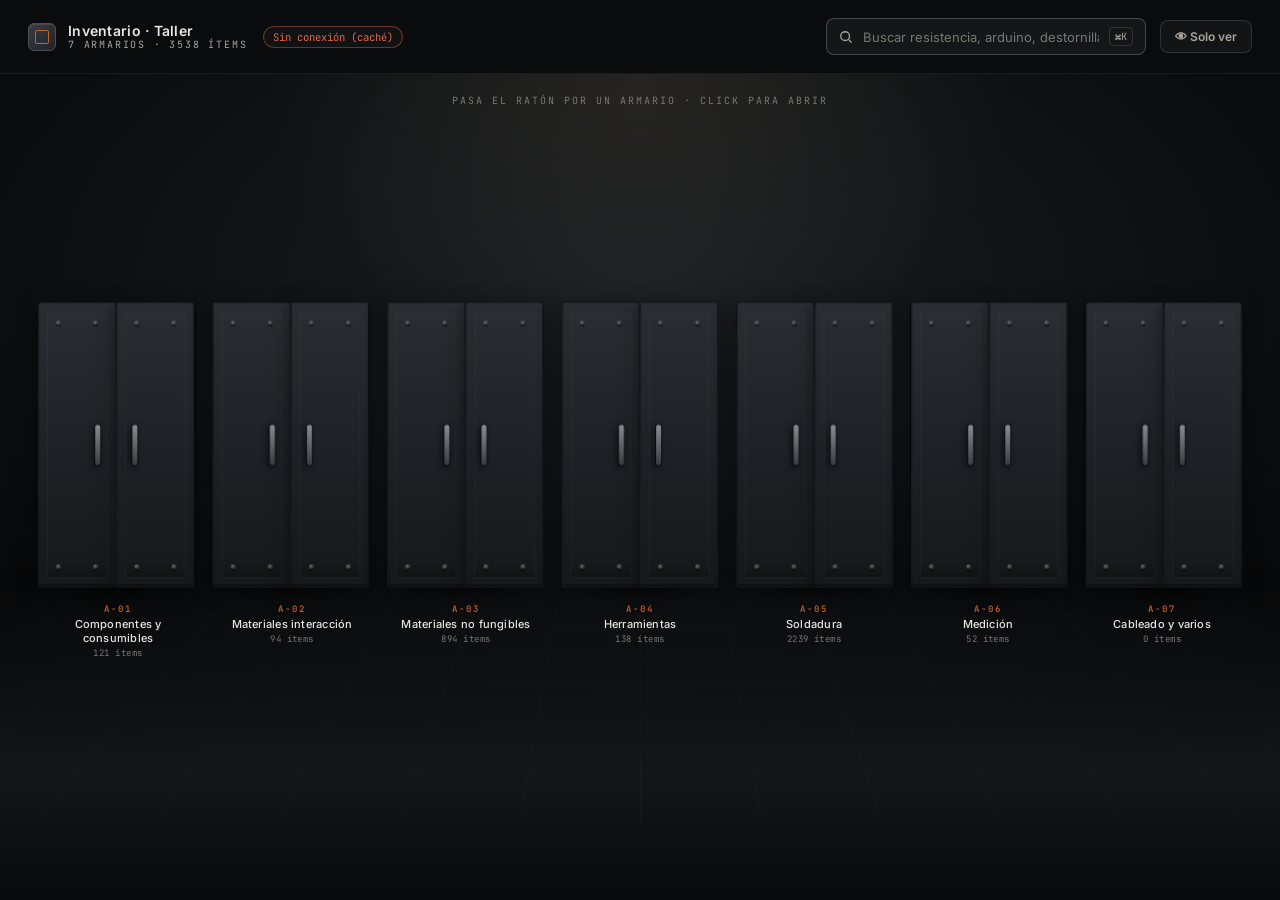
<file: ver.html>
<!DOCTYPE html>
<html lang="es">
<head>
  <meta charset="UTF-8" />
  <meta name="viewport" content="width=device-width, initial-scale=1.0, maximum-scale=1.0, user-scalable=no, viewport-fit=cover" />
  <style>
    /* App-like feel: no pinch-zoom, no double-tap zoom, no text auto-inflation. */
    html { -webkit-text-size-adjust: 100%; text-size-adjust: 100%; touch-action: manipulation; }
    body { touch-action: manipulation; overscroll-behavior: none; }
  </style>
  <title>Inventario · Solo ver</title>

  <!-- Read-only variant: no Editor, browse only. -->
  <script>window.VIEW_ONLY = true;</script>

  <!-- PWA (separate installable app from the full one) -->
  <link rel="manifest" href="manifest-ver.webmanifest" />
  <meta name="theme-color" content="#0d0e0f" />
  <meta name="mobile-web-app-capable" content="yes" />
  <meta name="apple-mobile-web-app-capable" content="yes" />
  <meta name="apple-mobile-web-app-status-bar-style" content="black-translucent" />
  <meta name="apple-mobile-web-app-title" content="Inventario Ver" />
  <link rel="apple-touch-icon" href="icons/apple-touch-icon-ver.png" />
  <link rel="icon" type="image/png" sizes="64x64" href="icons/favicon-ver-64.png" />

  <link rel="preconnect" href="https://fonts.googleapis.com" />
  <link rel="preconnect" href="https://fonts.gstatic.com" crossorigin />
  <link href="https://fonts.googleapis.com/css2?family=Inter:wght@400;500;600;700&family=JetBrains+Mono:wght@400;500;600&display=swap" rel="stylesheet" />

  <link rel="stylesheet" href="styles.css" />
  <link rel="stylesheet" href="app-custom.css" />

  <!-- React + Babel vendored locally so the app boots offline (no CDN needed). -->
  <script src="vendor/react.production.min.js"></script>
  <script src="vendor/react-dom.production.min.js"></script>
  <script src="vendor/babel.min.js"></script>
</head>
<body>
  <div id="root"></div>

  <!-- Cloud sync (Firebase, vendored for offline). Must load before app.jsx so
       window.INV_SYNC exists. Plain scripts run before the Babel-transpiled ones. -->
  <script src="vendor/firebase-app-compat.js"></script>
  <script src="vendor/firebase-firestore-compat.js"></script>
  <script src="vendor/firebase-storage-compat.js"></script>
  <script src="firebase-config.js"></script>
  <script src="firebase-sync.js"></script>

  <script type="text/babel" src="tweaks-panel.jsx"></script>
  <script type="text/babel" src="data.jsx"></script>
  <script type="text/babel" src="Cabinet.jsx"></script>
  <script type="text/babel" src="ItemModal.jsx"></script>
  <script type="text/babel" src="ThemeEditor.jsx"></script>
  <script type="text/babel" src="Importer.jsx"></script>
  <script type="text/babel" src="app.jsx"></script>

  <!-- No service worker (see index.html). Only nudge any old worker to self-remove. -->
  <script>
    if ("serviceWorker" in navigator) {
      navigator.serviceWorker.getRegistrations()
        .then((regs) => regs.forEach((r) => r.update()))
        .catch(() => {});
    }
  </script>
</body>
</html>
</file>
<file: styles.css>
/* styles.css — industrial dark workshop aesthetic */

* { box-sizing: border-box; }
html, body, #root { height: 100%; }
body {
  margin: 0;
  font-family: "Inter", "Helvetica Neue", system-ui, sans-serif;
  background: #0d0e0f;
  color: #e8e6e1;
  -webkit-font-smoothing: antialiased;
  overflow: hidden;
}

:root {
  --bg-0: #08090a;
  --bg-1: #0f1011;
  --bg-2: #16181a;
  --bg-app-1: #1a1d20;
  --bg-app-2: #0a0b0c;
  --bg-app-3: #050506;
  --floor-1: #141618;
  --floor-2: #08090a;
  --wall-light: #ffdcaa;
  --topbar-bg: #0a0b0c;
  --topbar-line: #1a1d20;
  --metal-1: #2a2d31;
  --metal-2: #1f2226;
  --metal-3: #14171a;
  --metal-edge: #3a3e44;
  --metal-highlight: #4a4f56;
  --door-1: #2a2d31;
  --door-2: #1f2226;
  --door-3: #16181a;
  --door-border: #1a1d20;
  --rivet-1: #6a6f76;
  --rivet-2: #14171a;
  --handle-1: #8a8f96;
  --handle-2: #3a3e44;
  --interior-1: #0a0b0c;
  --interior-2: #0e1012;
  --interior-3: #0c0d0f;
  --shelf-1: #2a2d31;
  --shelf-2: #1a1d20;
  --item-1: #1c1e21;
  --item-2: #131517;
  --item-border: #25282c;
  --item-meta-1: #1f2226;
  --item-meta-2: #14171a;
  --rust: #c2622b;
  --rust-2: #d56e30;
  --warning: #d4a64a;
  --accent: #6cb1ff;
  --neon: #00ffd0;        /* Search-highlight glow color (configurable) */
  --neon-soft: color-mix(in srgb, var(--neon) 40%, transparent);
  --txt-1: #e8e6e1;
  --txt-2: #a8a59c;
  --txt-3: #6a6862;
  --modal-bg-1: #14171a;
  --modal-bg-2: #0d0f11;
  --line: rgba(255,255,255,0.06);
  --line-strong: rgba(255,255,255,0.12);
}

.app {
  width: 100vw;
  height: 100vh;
  position: relative;
  background:
    radial-gradient(ellipse 80% 60% at 50% 30%, var(--bg-app-1) 0%, var(--bg-app-2) 70%, var(--bg-app-3) 100%),
    var(--bg-0);
  overflow: hidden;
}

.floor {
  position: absolute;
  left: 0; right: 0; bottom: 0;
  height: 35vh;
  background: linear-gradient(180deg, transparent 0%, var(--floor-1) 60%, var(--floor-2) 100%);
  pointer-events: none;
}
.floor::before {
  content: "";
  position: absolute;
  inset: 0;
  background-image:
    linear-gradient(90deg, rgba(255,255,255,0.025) 1px, transparent 1px),
    linear-gradient(0deg,  rgba(255,255,255,0.025) 1px, transparent 1px);
  background-size: 80px 80px;
  transform: perspective(800px) rotateX(60deg);
  transform-origin: 50% 0;
  opacity: 0.5;
}

.wall-light {
  position: absolute;
  top: 8%;
  left: 50%;
  transform: translateX(-50%);
  width: 70%;
  height: 50vh;
  background: radial-gradient(ellipse 60% 100% at 50% 0%, var(--wall-light) 0%, transparent 70%);
  opacity: 0.08;
  pointer-events: none;
}

.topbar {
  position: relative;
  z-index: 20;
  display: flex;
  align-items: center;
  justify-content: space-between;
  padding: 18px 28px;
  border-bottom: 1px solid var(--topbar-line);
  background: var(--topbar-bg);
  backdrop-filter: blur(8px);
}
.brand { display: flex; align-items: center; gap: 12px; }
.brand-mark {
  width: 28px; height: 28px;
  border-radius: 6px;
  background: linear-gradient(135deg, var(--metal-edge), var(--metal-2));
  border: 1px solid var(--metal-highlight);
  position: relative;
  box-shadow: inset 0 1px 0 rgba(255,255,255,0.1);
}
.brand-mark::after {
  content: "";
  position: absolute;
  inset: 6px;
  border: 1.5px solid var(--rust);
  border-radius: 2px;
}
.brand-text { display: flex; flex-direction: column; line-height: 1.1; }
.brand-name { font-weight: 600; letter-spacing: 0.02em; font-size: 14px; color: var(--txt-1); }
.brand-sub {
  font-size: 10px;
  color: var(--txt-3);
  letter-spacing: 0.18em;
  text-transform: uppercase;
  font-family: "JetBrains Mono", ui-monospace, monospace;
}

.topbar-tools { display: flex; align-items: center; gap: 14px; }
.search {
  position: relative;
  display: flex;
  align-items: center;
  gap: 8px;
  background: rgba(255,255,255,0.04);
  border: 1px solid var(--line-strong);
  border-radius: 8px;
  padding: 8px 12px;
  min-width: 320px;
  transition: border-color 0.15s, background 0.15s;
}
.search:focus-within { border-color: var(--rust); background: rgba(194,98,43,0.05); }
.search input {
  flex: 1;
  background: transparent;
  border: 0;
  outline: 0;
  color: var(--txt-1);
  font: inherit;
  font-size: 13px;
}
.search input::placeholder { color: var(--txt-3); }
.search-icon { color: var(--txt-3); width: 14px; height: 14px; }
.search-shortcut {
  font-family: "JetBrains Mono", monospace;
  font-size: 10px;
  color: var(--txt-3);
  border: 1px solid var(--line-strong);
  border-radius: 4px;
  padding: 2px 5px;
}
.search-results {
  position: absolute;
  top: calc(100% + 6px);
  left: 0; right: 0;
  background: var(--bg-2);
  border: 1px solid var(--line-strong);
  border-radius: 8px;
  max-height: 280px;
  overflow-y: auto;
  z-index: 100;
  box-shadow: 0 12px 40px rgba(0,0,0,0.6);
}
.search-result {
  display: flex;
  align-items: center;
  gap: 10px;
  padding: 10px 12px;
  cursor: pointer;
  border-bottom: 1px solid var(--line);
  font-size: 12px;
}
.search-result:last-child { border-bottom: 0; }
.search-result:hover { background: rgba(255,255,255,0.04); }
.search-result-name { flex: 1; color: var(--txt-1); font-weight: 500; }
.search-result-loc { font-family: "JetBrains Mono", monospace; font-size: 10px; color: var(--txt-2); background: rgba(128,128,128,0.14); padding: 2px 6px; border-radius: 3px; }
.search-result-qty { font-size: 11px; color: var(--rust); font-weight: 700; font-variant-numeric: tabular-nums; }

.mode-toggle {
  display: flex;
  align-items: center;
  gap: 4px;
  background: rgba(255,255,255,0.04);
  border: 1px solid var(--line-strong);
  border-radius: 8px;
  padding: 4px;
}
.mode-toggle button {
  appearance: none;
  background: transparent;
  border: 0;
  color: var(--txt-2);
  font: inherit;
  font-size: 11px;
  font-weight: 500;
  padding: 6px 12px;
  border-radius: 5px;
  cursor: pointer;
  letter-spacing: 0.02em;
}
.mode-toggle button.active { background: var(--metal-edge); color: var(--txt-1); box-shadow: inset 0 1px 0 rgba(255,255,255,0.08); }
.mode-toggle button.active.editor { background: var(--rust); color: var(--on-accent, #fff); }

.stage {
  position: absolute;
  inset: 70px 0 0 0;
  display: flex;
  align-items: center;
  justify-content: center;
  perspective: 2400px;
  padding: 20px 0 40px;
}
.stage-hint {
  position: absolute;
  top: 24px;
  left: 50%;
  transform: translateX(-50%);
  font-family: "JetBrains Mono", monospace;
  font-size: 10px;
  color: var(--txt-3);
  letter-spacing: 0.2em;
  text-transform: uppercase;
  pointer-events: none;
  z-index: 5;
}

.cabinet-row {
  display: flex;
  align-items: flex-end;
  gap: 18px;
  padding: 0 40px 60px;
  width: 100%;
  max-width: 1700px;
  justify-content: center;
  transition: transform 0.45s cubic-bezier(.5,.1,.2,1);
  transform-style: preserve-3d;
  position: relative;
  z-index: 2;
}
.cabinet-row.has-open { transform: translateY(-20px); }

.back-bar {
  position: absolute;
  top: 16px;
  left: 28px;
  z-index: 30;
  display: flex;
  align-items: center;
  gap: 8px;
  appearance: none;
  background: rgba(255,255,255,0.05);
  border: 1px solid var(--line-strong);
  color: var(--txt-1);
  border-radius: 8px;
  padding: 8px 14px;
  font: inherit;
  font-size: 12px;
  cursor: pointer;
  backdrop-filter: blur(8px);
}
.back-bar:hover { background: rgba(255,255,255,0.09); }

.cabinet-backdrop {
  position: absolute;
  inset: 0;
  z-index: 1;
  cursor: zoom-out;
  background: transparent;
}

.cab-wrap {
  position: relative;
  flex: 1 1 0;
  min-width: 0;
  max-width: 220px;
  aspect-ratio: 0.55;
  cursor: pointer;
  transition:
    transform 0.35s cubic-bezier(.3,.7,.3,1),
    opacity 0.3s,
    flex 0.4s cubic-bezier(.3,.7,.3,1),
    max-width 0.4s cubic-bezier(.3,.7,.3,1);
  transform-style: preserve-3d;
}
.cab-wrap.is-hovered { flex-grow: 1.6; max-width: 280px; }
.cab-wrap.is-open {
  flex-grow: 6;
  max-width: 1100px;
  /* Cap to viewport so the whole cabinet fits without clipping top/bottom */
  max-height: calc(100vh - 200px);
  aspect-ratio: auto;
  width: min(900px, calc((100vh - 200px) * 0.55));
  height: calc(100vh - 200px);
  cursor: default;
}
.cab-body { position: absolute; inset: 0; transform-style: preserve-3d; }

.cab-shell {
  position: absolute;
  inset: 0;
  border-radius: 4px 4px 6px 6px;
  background: linear-gradient(180deg, var(--door-1) 0%, var(--door-3) 100%);
  border: 1px solid #050606;
  box-shadow: inset 0 0 0 2px #050606, inset 0 0 40px rgba(0,0,0,0.85);
  z-index: 0;
}

.cab-interior {
  position: absolute;
  inset: 0;
  background: linear-gradient(180deg, var(--interior-1) 0%, var(--interior-2) 30%, var(--interior-3) 100%);
  border: 1px solid var(--door-border);
  border-radius: 4px 4px 6px 6px;
  box-shadow:
    inset 0 0 0 2px #050606,
    inset 0 0 60px rgba(0,0,0,0.8),
    inset 0 4px 20px rgba(0,0,0,0.9);
  display: flex;
  flex-direction: column;
  overflow: hidden auto;
  overscroll-behavior: contain;
  scrollbar-width: thin;
  scrollbar-color: var(--rust) transparent;
  transform: translateZ(0);
  z-index: 1;
}
.cab-interior::-webkit-scrollbar { width: 8px; }
.cab-interior::-webkit-scrollbar-track { background: rgba(0,0,0,0.3); }
.cab-interior::-webkit-scrollbar-thumb { background: var(--rust); border-radius: 4px; }
/* Side + top/bottom gradients live on .cab-shelves so they extend to the
   full scrollable height of the cabinet content (not just the visible area). */
.cab-shelves::before, .cab-shelves::after {
  content: "";
  position: absolute;
  top: 0; bottom: 0;
  width: 8px;
  background: linear-gradient(90deg, var(--shelf-2), var(--interior-1));
  z-index: 1;
  pointer-events: none;
}
.cab-shelves::before { left: 0; }
.cab-shelves::after { right: 0; background: linear-gradient(270deg, var(--shelf-2), var(--interior-1)); }

/* Top/bottom edge bands — anchored to the shelf stack so they grow with content. */
.cab-shelves > .cab-edge-top,
.cab-shelves > .cab-edge-bot {
  position: absolute;
  left: 0; right: 0;
  height: 6px;
  z-index: 1;
  pointer-events: none;
}
.cab-shelves > .cab-edge-top {
  top: 0;
  background: linear-gradient(180deg, var(--shelf-2), transparent);
  box-shadow: inset 0 1px 0 rgba(0,0,0,0.6);
}
.cab-shelves > .cab-edge-bot {
  bottom: 0;
  background: linear-gradient(0deg, var(--shelf-2), transparent);
  box-shadow: inset 0 -1px 0 rgba(0,0,0,0.6);
}

.cab-interior-top {
  padding: 14px 18px 12px;
  border-bottom: 1px solid rgba(255,255,255,0.04);
  position: relative;
  z-index: 2;
  flex-shrink: 0;
  display: flex;
  justify-content: flex-end;
}
.cab-plate {
  display: flex;
  align-items: baseline;
  gap: 12px;
  font-family: "JetBrains Mono", monospace;
  background: rgba(0,0,0,0.5);
  padding: 6px 14px;
  border-radius: 4px;
  border: 1px solid rgba(212,166,74,0.25);
  box-shadow: inset 0 1px 0 rgba(255,255,255,0.05), 0 2px 6px rgba(0,0,0,0.5);
}
.cab-plate-code {
  font-size: 14px;
  color: var(--rust);
  letter-spacing: 0.18em;
  font-weight: 700;
}
.cab-plate-name {
  font-size: 13px;
  color: var(--txt-1);
  letter-spacing: 0.08em;
  text-transform: uppercase;
  font-weight: 600;
  white-space: nowrap;
  overflow: hidden;
  text-overflow: ellipsis;
  max-width: 240px;
}

.cab-shelves { flex: 0 0 auto; min-height: 100%; display: flex; flex-direction: column; position: relative; z-index: 2; padding: 8px 10px 0; gap: 4px; }
.cab-shelf {
  flex: 0 0 auto;
  min-height: 220px;
  position: relative;
  display: flex;
  flex-direction: column;
  justify-content: flex-end;
  padding-bottom: 6px;
}
.cab-shelf-row {
  display: flex;
  flex-wrap: wrap;
  gap: 8px;
  /* top padding leaves room for the absolute shelf-label so items never sit under it */
  padding: 30px 10px 12px 10px;
  align-items: stretch;
  align-content: flex-start;
  flex: 1;
  overflow-x: auto;
  overflow-y: auto;
  scrollbar-width: thin;
  scrollbar-color: var(--rust) transparent;
}
.cab-shelf-row::-webkit-scrollbar { height: 6px; width: 6px; }
.cab-shelf-row::-webkit-scrollbar-track { background: rgba(0,0,0,0.3); border-radius: 3px; }
.cab-shelf-row::-webkit-scrollbar-thumb { background: var(--rust); border-radius: 3px; }
.cab-shelf-row::-webkit-scrollbar-thumb:hover { background: var(--rust-hover, var(--warning)); }
.cab-shelf-board {
  height: 3px;
  background: linear-gradient(180deg, var(--shelf-1) 0%, var(--shelf-2) 100%);
  border-top: 1px solid rgba(255,255,255,0.05);
  box-shadow: 0 1px 3px rgba(0,0,0,0.6), inset 0 1px 0 rgba(255,255,255,0.04);
  margin: 0 -4px;
  flex-shrink: 0;
}
.cab-shelf-label {
  position: absolute;
  top: 8px;
  left: 10px;
  font-family: "JetBrains Mono", monospace;
  font-size: 11px;
  font-weight: 700;
  color: var(--warning);
  letter-spacing: 0.12em;
  background: rgba(0,0,0,0.7);
  padding: 3px 10px;
  border-radius: 3px;
  border: 1px solid rgba(212,166,74,0.3);
  z-index: 4;
  pointer-events: none;
  text-shadow: 0 1px 2px rgba(0,0,0,0.8);
  backdrop-filter: blur(2px);
}
.cab-bottom-rail {
  height: 8px;
  background: linear-gradient(180deg, var(--shelf-1), var(--shelf-2));
  border-top: 1px solid rgba(255,255,255,0.04);
  flex-shrink: 0;
}

.item-box {
  display: flex;
  flex-direction: column;
  align-items: stretch;
  background: linear-gradient(180deg, var(--item-1), var(--item-2));
  border: 1px solid var(--item-border);
  border-radius: 3px;
  overflow: hidden;
  cursor: pointer;
  transition: transform 0.15s, border-color 0.15s, box-shadow 0.15s;
  flex: 0 0 auto;
  width: 86px;
  min-width: 86px;
}
.is-open .item-box { width: 116px; min-width: 116px; }
.item-qty-badge {
  position: absolute;
  bottom: 2px;
  right: 2px;
  background: rgba(0,0,0,0.78);
  color: var(--warning);
  font-family: "JetBrains Mono", monospace;
  font-size: 9px;
  font-weight: 700;
  padding: 1px 4px;
  border-radius: 2px;
  border: 1px solid rgba(255,255,255,0.1);
  pointer-events: none;
  letter-spacing: 0.02em;
}
.cab-shelf-count {
  color: var(--rust);
  font-weight: 700;
  margin-left: 2px;
}
.item-box:hover {
  transform: translateY(-2px);
  border-color: var(--rust);
  box-shadow: 0 4px 12px rgba(0,0,0,0.6), 0 0 0 1px rgba(194,98,43,0.3);
  z-index: 3;
}
.item-box.highlighted {
  border-color: var(--neon);
  box-shadow:
    0 0 0 2px var(--neon),
    0 0 24px var(--neon-soft),
    0 0 60px var(--neon-soft),
    0 0 0 6px rgba(0,0,0,0.55);     /* dark contrast halo so neon pops on any bg */
  animation: neon-pulse 0.85s ease-in-out infinite alternate, neon-fade 3s ease-out forwards;
  z-index: 9;
  position: relative;
}
.item-box.highlighted::before {
  content: "";
  position: absolute;
  inset: -8px;
  border: 2px solid var(--neon);
  border-radius: 6px;
  pointer-events: none;
  z-index: -1;                    /* glow sits BEHIND the item image/content */
  animation: neon-ring 1.4s ease-out infinite, neon-fade 3s ease-out forwards;
  box-shadow:
    0 0 12px var(--neon-soft) inset,
    0 0 12px var(--neon-soft),
    0 0 0 2px rgba(0,0,0,0.5);
}
.item-box.highlighted::after {
  content: "";
  position: absolute;
  inset: -16px;
  border: 1px solid var(--neon-soft);
  border-radius: 8px;
  pointer-events: none;
  z-index: -1;                    /* outer ring also behind the item */
  animation: neon-ring 1.4s ease-out 0.3s infinite, neon-fade 3s ease-out forwards;
  opacity: 0.6;
}
@keyframes neon-pulse {
  from { box-shadow: 0 0 0 2px var(--neon), 0 0 16px var(--neon-soft), 0 0 36px var(--neon-soft), 0 0 0 6px rgba(0,0,0,0.55); }
  to   { box-shadow: 0 0 0 3px var(--neon), 0 0 32px var(--neon), 0 0 80px var(--neon-soft), 0 0 0 6px rgba(0,0,0,0.55); }
}
@keyframes neon-ring {
  0%   { transform: scale(0.95); opacity: 0.9; }
  100% { transform: scale(1.18); opacity: 0;   }
}
/* Fade-out tail: stays full intensity until ~70%, then dims to a soft glow.
   Runs in parallel with the pulse so the last second melts away gracefully. */
@keyframes neon-fade {
  0%, 70% { opacity: 1;   }
  100%    { opacity: 0.15;}
}

/* Cabinet scan: brief pre-open pulse to telegraph "opening this cabinet". */
.cab-wrap.is-scanning {
  animation: cab-scan 0.45s ease-out 1;
}
.cab-wrap.is-scanning::before {
  content: "";
  position: absolute;
  inset: -4px;
  border: 2px solid var(--neon);
  border-radius: 6px;
  pointer-events: none;
  box-shadow: 0 0 24px var(--neon-soft), 0 0 60px var(--neon-soft);
  animation: cab-scan-ring 0.45s ease-out 1;
  z-index: 8;
}
@keyframes cab-scan {
  0%   { filter: brightness(1) saturate(1); }
  50%  { filter: brightness(1.4) saturate(1.4); }
  100% { filter: brightness(1) saturate(1); }
}
@keyframes cab-scan-ring {
  0%   { transform: scale(0.96); opacity: 0; }
  60%  { transform: scale(1.02); opacity: 1; }
  100% { transform: scale(1.05); opacity: 0; }
}
.item-thumb { aspect-ratio: 1; background: var(--interior-1); position: relative; overflow: hidden; }
.item-thumb img { width: 100%; height: 100%; object-fit: cover; }
.item-placeholder {
  width: 100%; height: 100%;
  background:
    repeating-linear-gradient(45deg, rgba(255,255,255,0.02) 0 4px, transparent 4px 8px),
    #14171a;
  display: flex;
  align-items: center;
  justify-content: center;
  color: var(--txt-3);
  font-family: "JetBrains Mono", monospace;
  font-size: 10px;
  font-weight: 600;
  letter-spacing: 0.05em;
}
.is-open .item-placeholder { font-size: 14px; }
.item-meta {
  display: flex;
  flex-direction: column;
  padding: 3px 5px;
  background: linear-gradient(180deg, var(--item-meta-1), var(--item-meta-2));
  min-height: 0;
}
.item-name {
  font-size: 8px;
  color: var(--txt-1);
  font-weight: 500;
  white-space: nowrap;
  overflow: hidden;
  text-overflow: ellipsis;
  line-height: 1.2;
}
.is-open .item-name { font-size: 9.5px; }
.item-qty { font-family: "JetBrains Mono", monospace; font-size: 8px; color: var(--rust); font-weight: 600; }
.is-open .item-qty { font-size: 9px; }

.cab-add-item {
  appearance: none;
  width: 56px;
  aspect-ratio: 1;
  background: repeating-linear-gradient(45deg, rgba(194,98,43,0.05) 0 4px, transparent 4px 8px);
  border: 1px dashed rgba(194,98,43,0.5);
  border-radius: 3px;
  color: var(--rust);
  font-size: 18px;
  cursor: pointer;
  align-self: flex-end;
  transition: background 0.15s;
}
.is-open .cab-add-item { width: 90px; }
.cab-add-item:hover { background: rgba(194,98,43,0.15); }

.cab-door {
  position: absolute;
  top: 0;
  width: 50%;
  height: 100%;
  background: linear-gradient(180deg, var(--door-1) 0%, var(--door-2) 50%, var(--door-3) 100%);
  border: 1px solid var(--door-border);
  box-shadow:
    inset 0 1px 0 rgba(255,255,255,0.06),
    inset 0 -2px 0 rgba(0,0,0,0.4),
    0 4px 20px rgba(0,0,0,0.5);
  transition: transform 0.9s cubic-bezier(.5,.05,.2,1.05);
  backface-visibility: hidden;
  transform: translateZ(8px);
  z-index: 4;
  overflow: hidden;
}
.cab-door.open { z-index: 2; }
.cab-door-l { left: 0; transform-origin: left center; border-radius: 3px 1px 1px 3px; }
.cab-door-r { right: 0; transform-origin: right center; border-radius: 1px 3px 3px 1px; }
.cab-door-l.open  { transform: translateZ(8px) rotateY(-115deg); }
.cab-door-r.open  { transform: translateZ(8px) rotateY(115deg); }

.cab-door-inner {
  position: absolute;
  inset: 8px;
  border: 1px solid rgba(255,255,255,0.04);
  border-radius: 2px;
  background: linear-gradient(180deg, rgba(255,255,255,0.02) 0%, transparent 5%, transparent 95%, rgba(0,0,0,0.2) 100%);
}
.cab-door-rivets { position: absolute; inset: 0; pointer-events: none; }
.cab-door-rivets span {
  position: absolute;
  width: 5px; height: 5px;
  border-radius: 50%;
  background: radial-gradient(circle at 30% 30%, var(--rivet-1), var(--rivet-2));
  box-shadow: 0 1px 0 rgba(0,0,0,0.6), inset 0 -1px 0 rgba(0,0,0,0.4);
}
.cab-door-rivets span:nth-child(1) { top: 8px; left: 8px; }
.cab-door-rivets span:nth-child(2) { top: 8px; right: 8px; }
.cab-door-rivets span:nth-child(3) { bottom: 8px; left: 8px; }
.cab-door-rivets span:nth-child(4) { bottom: 8px; right: 8px; }
.cab-door-handle {
  position: absolute;
  top: 50%;
  width: 5px;
  height: 40px;
  background: linear-gradient(180deg, var(--handle-1), var(--handle-2));
  border-radius: 2px;
  box-shadow: 0 0 0 1px rgba(0,0,0,0.7), -2px 2px 6px rgba(0,0,0,0.6);
  transform: translateY(-50%);
  z-index: 2;
}
.cab-door-handle-l { right: 6px; }
.cab-door-handle-r { left: 6px; }

.cab-shadow {
  position: absolute;
  bottom: -10px;
  left: 5%;
  right: 5%;
  height: 12px;
  background: radial-gradient(ellipse 50% 100% at 50% 0%, rgba(0,0,0,0.6) 0%, transparent 80%);
  filter: blur(4px);
  pointer-events: none;
  transition: opacity 0.3s;
}
.is-hovered .cab-shadow { opacity: 1.2; transform: scaleY(1.4); }

.cab-front-label {
  position: absolute;
  top: 100%;
  margin-top: 16px;
  left: 0; right: 0;
  text-align: center;
  font-family: "JetBrains Mono", monospace;
  pointer-events: none;
  transition: opacity 0.3s;
}
.is-open .cab-front-label { opacity: 0; }
.cab-front-code { font-size: 9px; color: var(--rust); letter-spacing: 0.2em; font-weight: 600; }
.cab-front-name { font-size: 11px; color: var(--txt-1); margin-top: 2px; font-family: "Inter", sans-serif; font-weight: 500; letter-spacing: 0.02em; }
.cab-front-count { font-size: 9px; color: var(--txt-3); margin-top: 2px; letter-spacing: 0.05em; }

.modal-backdrop {
  position: fixed;
  inset: 0;
  z-index: 1000;
  background: rgba(5,6,7,0.78);
  backdrop-filter: blur(10px);
  display: flex;
  align-items: center;
  justify-content: center;
  padding: 40px;
  animation: fadeIn 0.2s ease;
}
@keyframes fadeIn { from { opacity: 0; } to { opacity: 1; } }

.modal-card {
  background: linear-gradient(180deg, var(--modal-bg-1), var(--modal-bg-2));
  border: 1px solid var(--line-strong);
  border-radius: 12px;
  width: 100%;
  max-width: 1040px;
  max-height: 88vh;
  overflow: hidden;
  display: grid;
  grid-template-columns: 320px 1fr;
  position: relative;
  box-shadow: 0 30px 80px rgba(0,0,0,0.7), inset 0 1px 0 rgba(255,255,255,0.04);
  animation: scaleIn 0.25s cubic-bezier(.3,.7,.3,1.1);
}
@keyframes scaleIn {
  from { opacity: 0; transform: scale(0.96); }
  to   { opacity: 1; transform: scale(1); }
}

.modal-close {
  position: absolute;
  top: 12px; right: 12px;
  width: 34px; height: 34px;
  border: 1.5px solid rgba(255,255,255,0.85);
  background: rgba(0,0,0,0.6);
  color: #fff;
  border-radius: 8px;
  cursor: pointer;
  font-size: 18px;
  font-weight: 700;
  z-index: 5;
  box-shadow: 0 2px 10px rgba(0,0,0,0.5);
}
.modal-close:hover { background: rgba(0,0,0,0.8); color: #fff; border-color: #fff; }

.modal-photo {
  background: var(--interior-1);
  position: relative;
  display: flex;
  align-items: center;
  justify-content: center;
  border-right: 1px solid var(--line);
}
.modal-photo img { width: 100%; height: 100%; object-fit: cover; }
.modal-photo-placeholder {
  width: 100%; height: 100%;
  position: relative;
  display: flex;
  flex-direction: column;
  align-items: center;
  justify-content: center;
  color: var(--txt-3);
}
.placeholder-stripes {
  position: absolute;
  inset: 0;
  background: repeating-linear-gradient(45deg, rgba(255,255,255,0.02) 0 12px, transparent 12px 24px);
}
.placeholder-label { font-family: "JetBrains Mono", monospace; font-size: 10px; letter-spacing: 0.25em; color: var(--txt-3); position: relative; }
.placeholder-sub { font-size: 10px; margin-top: 6px; color: var(--txt-3); position: relative; text-align: center; padding: 0 20px; }
.modal-photo-upload {
  position: absolute;
  bottom: 12px;
  left: 12px;
  right: 12px;
  background: var(--rust);
  color: var(--on-accent, #fff);
  border: 0;
  padding: 8px;
  border-radius: 6px;
  font: inherit;
  font-size: 11px;
  font-weight: 600;
  cursor: pointer;
  letter-spacing: 0.02em;
}
.modal-photo-upload:hover { background: var(--rust-2); }

.modal-body { padding: 28px 60px 24px 32px; display: flex; flex-direction: column; gap: 14px; overflow-y: auto; }
.modal-tag { font-family: "JetBrains Mono", monospace; font-size: 10px; color: var(--rust); letter-spacing: 0.2em; text-transform: uppercase; font-weight: 600; }
.modal-name { margin: 0; font-size: 22px; font-weight: 600; color: var(--txt-1); letter-spacing: -0.01em; line-height: 1.2; }
.modal-grid { display: grid; grid-template-columns: 1fr 1fr; gap: 14px 20px; margin-top: 4px; padding-top: 14px; border-top: 1px solid var(--line); }
.modal-field { display: flex; flex-direction: column; gap: 4px; }
.modal-field-label { font-size: 10px; text-transform: uppercase; letter-spacing: 0.15em; color: var(--txt-3); font-weight: 500; }
.modal-field-value { font-size: 13px; color: var(--txt-1); }
.modal-qty { font-family: "JetBrains Mono", monospace; font-size: 24px; color: var(--rust); font-weight: 600; }
.modal-id { font-family: "JetBrains Mono", monospace; color: var(--txt-2); font-size: 11px; }

.modal-input {
  background: rgba(255,255,255,0.04);
  border: 1px solid var(--line-strong);
  color: var(--txt-1);
  padding: 6px 10px;
  border-radius: 6px;
  font: inherit;
  font-size: 13px;
  outline: none;
}
.modal-input:focus { border-color: var(--rust); }
.modal-name-input { font-size: 18px; font-weight: 600; padding: 8px 12px; }

.modal-source { display: flex; align-items: center; gap: 8px; font-size: 11px; color: var(--txt-3); padding-top: 10px; border-top: 1px solid var(--line); }
.modal-source-dot { width: 6px; height: 6px; border-radius: 50%; background: #5cd663; box-shadow: 0 0 8px rgba(92,214,99,0.6); }

.modal-actions { display: flex; gap: 8px; margin-top: 8px; }
.btn { appearance: none; border: 0; padding: 8px 16px; border-radius: 6px; font: inherit; font-size: 12px; font-weight: 500; cursor: pointer; letter-spacing: 0.02em; }
.btn-primary { background: var(--rust); color: var(--on-accent, #fff); }
.btn-primary:hover { background: var(--rust-2); }
.btn-ghost { background: rgba(255,255,255,0.06); color: var(--txt-1); }
.btn-ghost:hover { background: rgba(255,255,255,0.12); }
.btn-danger { background: rgba(220,80,80,0.15); color: #ef7e7e; border: 1px solid rgba(220,80,80,0.3); }
.btn-danger:hover { background: rgba(220,80,80,0.25); }

*::-webkit-scrollbar { width: 8px; height: 8px; }
*::-webkit-scrollbar-track { background: transparent; }
*::-webkit-scrollbar-thumb { background: rgba(255,255,255,0.1); border-radius: 4px; }
*::-webkit-scrollbar-thumb:hover { background: rgba(255,255,255,0.2); }

/* ─── Theme Editor ─────────────────────────────────────── */
.topbar-theme-btn {
  appearance: none;
  background: var(--rust);
  color: var(--on-accent, #fff);
  border: 0;
  padding: 8px 14px;
  border-radius: 7px;
  font: inherit;
  font-size: 12px;
  font-weight: 600;
  cursor: pointer;
  letter-spacing: 0.02em;
  display: flex;
  align-items: center;
  gap: 6px;
}
.topbar-theme-btn:hover { background: var(--rust-2); }

.topbar-empty-btn {
  appearance: none;
  background: rgba(220, 80, 60, 0.15);
  color: #f0a090;
  border: 1px solid rgba(220, 80, 60, 0.4);
  border-radius: 4px;
  padding: 6px 12px;
  font-size: 12px;
  font-weight: 500;
  letter-spacing: 0.04em;
  cursor: pointer;
  transition: all 0.15s;
  display: inline-flex;
  align-items: center;
  gap: 6px;
}
.topbar-empty-btn:hover {
  background: rgba(220, 80, 60, 0.3);
  border-color: rgba(220, 80, 60, 0.7);
  color: #ffd0c0;
}

.theme-editor-backdrop {
  position: fixed;
  inset: 0;
  background: rgba(0,0,0,0.65);
  backdrop-filter: blur(8px);
  z-index: 2000;
  display: flex;
  align-items: center;
  justify-content: center;
  padding: 24px;
  animation: fadeIn 0.2s ease;
}
.theme-editor {
  width: 100%;
  max-width: 1200px;
  height: 90vh;
  background: linear-gradient(180deg, var(--modal-bg-1), var(--modal-bg-2));
  border: 1px solid var(--line-strong);
  border-radius: 14px;
  display: flex;
  flex-direction: column;
  overflow: hidden;
  box-shadow: 0 30px 80px rgba(0,0,0,0.7);
  color: var(--txt-1);
}
.theme-editor-header {
  display: flex;
  justify-content: space-between;
  align-items: center;
  padding: 20px 28px;
  border-bottom: 1px solid var(--line);
}
.theme-editor-title { font-size: 18px; font-weight: 600; letter-spacing: -0.01em; color: var(--txt-1); }
.theme-editor-sub { font-size: 11px; color: var(--txt-3); margin-top: 2px; }
.theme-editor-close {
  appearance: none;
  width: 32px; height: 32px;
  border: 0;
  background: rgba(255,255,255,0.08);
  color: var(--txt-1);
  border-radius: 8px;
  cursor: pointer;
  font-size: 14px;
}
.theme-editor-close:hover { background: rgba(255,255,255,0.16); }

.theme-editor-body {
  flex: 1;
  display: grid;
  grid-template-columns: 280px 1fr;
  min-height: 0;
}
.theme-editor-rail {
  border-right: 1px solid var(--line);
  padding: 18px 16px;
  overflow-y: auto;
  display: flex;
  flex-direction: column;
  gap: 10px;
}
.rail-section-title {
  font-size: 10px;
  text-transform: uppercase;
  letter-spacing: 0.18em;
  color: var(--txt-3);
  font-weight: 600;
  margin-top: 8px;
}
.rail-section-title:first-child { margin-top: 0; }
.rail-empty { font-size: 11px; color: var(--txt-3); font-style: italic; padding: 4px 0; }
.rail-presets { display: flex; flex-direction: column; gap: 6px; }
.preset-card {
  position: relative;
  display: flex;
  flex-direction: column;
  gap: 6px;
  padding: 10px;
  background: rgba(255,255,255,0.04);
  border: 1px solid var(--line);
  border-radius: 8px;
  cursor: pointer;
  transition: background 0.15s, border-color 0.15s;
}
.preset-card:hover { background: rgba(255,255,255,0.08); border-color: var(--rust); }
.preset-swatches { display: flex; gap: 3px; height: 18px; }
.preset-swatches span { flex: 1; border-radius: 3px; border: 1px solid rgba(255,255,255,0.05); }
.preset-name { font-size: 12px; font-weight: 500; color: var(--txt-1); }
.preset-remove {
  position: absolute;
  top: 6px; right: 6px;
  width: 18px; height: 18px;
  border: 0;
  background: rgba(0,0,0,0.4);
  color: var(--txt-2);
  border-radius: 4px;
  font-size: 10px;
  cursor: pointer;
  opacity: 0;
  transition: opacity 0.15s;
}
.preset-card:hover .preset-remove { opacity: 1; }
.preset-remove:hover { background: rgba(220,80,80,0.6); color: white; }

.rail-save {
  display: flex;
  flex-direction: column;
  gap: 6px;
  margin-top: 10px;
  padding-top: 12px;
  border-top: 1px solid var(--line);
}
.rail-input {
  background: rgba(255,255,255,0.04);
  border: 1px solid var(--line-strong);
  color: var(--txt-1);
  padding: 8px 10px;
  border-radius: 6px;
  font: inherit;
  font-size: 12px;
  outline: none;
}
.rail-input:focus { border-color: var(--rust); }
.rail-save-btn {
  appearance: none;
  background: var(--rust);
  color: var(--on-accent, #fff);
  color: white;
  border: 0;
  padding: 8px;
  border-radius: 6px;
  font: inherit;
  font-size: 12px;
  font-weight: 600;
  cursor: pointer;
}
.rail-save-btn:hover:not(:disabled) { background: var(--rust-2); }
.rail-save-btn:disabled { opacity: 0.4; cursor: not-allowed; }
.rail-reset {
  appearance: none;
  background: rgba(255,255,255,0.04);
  border: 1px solid var(--line-strong);
  color: var(--txt-2);
  padding: 8px;
  border-radius: 6px;
  font: inherit;
  font-size: 11px;
  cursor: pointer;
  margin-top: 8px;
}
.rail-reset:hover { background: rgba(255,255,255,0.08); color: var(--txt-1); }

.theme-editor-main { overflow-y: auto; padding: 24px 28px; display: flex; flex-direction: column; gap: 28px; }
.te-group { display: flex; flex-direction: column; gap: 12px; }
.te-group-head { display: flex; flex-direction: column; gap: 4px; }
.te-group-title { margin: 0; font-size: 14px; font-weight: 600; color: var(--txt-1); letter-spacing: -0.005em; }
.te-group-desc { margin: 0; font-size: 11px; color: var(--txt-3); }
.te-group-grid { display: grid; grid-template-columns: repeat(auto-fill, minmax(220px, 1fr)); gap: 8px; }

.color-row {
  display: flex;
  align-items: center;
  gap: 10px;
  padding: 8px 10px;
  background: rgba(255,255,255,0.03);
  border: 1px solid var(--line);
  border-radius: 8px;
}
.color-row-swatch {
  position: relative;
  width: 32px; height: 32px;
  border-radius: 6px;
  border: 1px solid rgba(255,255,255,0.15);
  cursor: pointer;
  flex-shrink: 0;
  padding: 0;
  overflow: hidden;
}
.color-row-swatch input { position: absolute; inset: 0; opacity: 0; cursor: pointer; }
.color-row-meta { flex: 1; display: flex; flex-direction: column; gap: 2px; min-width: 0; }
.color-row-label { font-size: 11px; color: var(--txt-1); font-weight: 500; }
.color-row-hex {
  background: transparent;
  border: 0;
  font-family: "JetBrains Mono", monospace;
  font-size: 10px;
  color: var(--txt-3);
  outline: none;
  padding: 0;
  width: 100%;
  text-transform: uppercase;
}
.color-row-reset {
  appearance: none;
  width: 24px; height: 24px;
  border: 0;
  background: transparent;
  color: var(--txt-3);
  font-size: 14px;
  cursor: pointer;
  border-radius: 4px;
}
.color-row-reset:hover { background: rgba(255,255,255,0.06); color: var(--txt-1); }

/* ─── Importer ─────────────────────────────────────── */
.topbar-import-btn {
  appearance: none;
  background: rgba(255,255,255,0.08);
  color: var(--txt-1);
  border: 1px solid rgba(255,255,255,0.14);
  padding: 8px 14px;
  border-radius: 7px;
  font: inherit;
  font-size: 12px;
  font-weight: 600;
  cursor: pointer;
  letter-spacing: 0.02em;
  display: flex;
  align-items: center;
  gap: 6px;
}
.topbar-import-btn:hover { background: rgba(255,255,255,0.14); border-color: rgba(255,255,255,0.22); }

.topbar-export-btn {
  appearance: none;
  background: rgba(122, 168, 116, 0.18);
  color: var(--txt-1);
  border: 1px solid rgba(122, 168, 116, 0.40);
  border-radius: 8px;
  padding: 8px 14px;
  font-family: inherit;
  font-size: 13px;
  font-weight: 600;
  cursor: pointer;
  transition: all 0.15s ease;
  display: inline-flex;
  align-items: center;
  gap: 6px;
}
.topbar-export-btn:hover { background: rgba(122, 168, 116, 0.30); border-color: rgba(122, 168, 116, 0.60); }

.importer {
  background: var(--bg-2, #1c1f24);
  border: 1px solid var(--line, rgba(255,255,255,0.1));
  border-radius: 14px;
  width: min(960px, 92vw);
  max-height: 88vh;
  display: flex;
  flex-direction: column;
  box-shadow: 0 24px 80px rgba(0,0,0,0.5);
  color: var(--txt-1);
  overflow: hidden;
}
.importer-body {
  padding: 24px;
  overflow-y: auto;
  flex: 1;
}

/* Drop zone */
.importer-drop {
  border: 2px dashed rgba(255,255,255,0.18);
  border-radius: 12px;
  padding: 60px 24px;
  text-align: center;
  cursor: pointer;
  transition: border-color 120ms, background 120ms;
}
.importer-drop:hover {
  border-color: var(--rust);
  background: rgba(255,255,255,0.02);
}
.importer-drop-icon { font-size: 48px; margin-bottom: 16px; }
.importer-drop-title { font-size: 18px; font-weight: 600; color: var(--txt-1); margin-bottom: 4px; }
.importer-drop-sub { font-size: 13px; color: var(--txt-3); margin-bottom: 16px; }
.importer-drop-formats {
  display: inline-block;
  font-family: var(--mono, "JetBrains Mono", monospace);
  font-size: 11px;
  background: rgba(255,255,255,0.06);
  padding: 4px 10px;
  border-radius: 4px;
  color: var(--txt-2);
}

.importer-loading {
  text-align: center;
  padding: 80px 24px;
  font-size: 14px;
  color: var(--txt-2);
}
.importer-error {
  text-align: center;
  padding: 40px 24px;
}
.importer-error-title { font-size: 16px; font-weight: 600; color: #ef7e7e; margin-bottom: 6px; }
.importer-error-msg { font-size: 13px; color: var(--txt-3); margin-bottom: 20px; }

/* Preview layout */
.importer-preview { display: flex; flex-direction: column; gap: 24px; }
.importer-section {
  background: rgba(255,255,255,0.02);
  border: 1px solid var(--line, rgba(255,255,255,0.08));
  border-radius: 10px;
  padding: 18px;
}
.importer-section-head {
  display: flex;
  justify-content: space-between;
  align-items: center;
  margin-bottom: 14px;
}
.importer-section h3 {
  margin: 0;
  font-size: 13px;
  font-weight: 600;
  letter-spacing: 0.06em;
  text-transform: uppercase;
  color: var(--txt-2);
}
.importer-file {
  font-family: var(--mono, "JetBrains Mono", monospace);
  font-size: 11px;
  color: var(--txt-3);
}
.importer-stats { font-size: 12px; color: var(--txt-2); }
.importer-stats .ok { color: #7fc97f; font-weight: 600; }
.importer-stats .warn { color: #f0a35a; font-weight: 600; }

/* Mapping table */
.importer-mapping {
  display: grid;
  grid-template-columns: 1fr 1fr;
  gap: 8px 16px;
}
.map-row {
  display: flex;
  justify-content: space-between;
  align-items: center;
  gap: 12px;
  padding: 6px 0;
}
.map-row-label {
  font-size: 12px;
  color: var(--txt-2);
  flex-shrink: 0;
}
.map-required { color: var(--rust); margin-left: 2px; }
.map-row-select {
  appearance: none;
  background: rgba(0,0,0,0.3);
  color: var(--txt-1);
  border: 1px solid rgba(255,255,255,0.12);
  border-radius: 5px;
  padding: 5px 8px;
  font: inherit;
  font-size: 12px;
  min-width: 0;
  flex: 1;
  max-width: 200px;
}
.map-row-select:focus { outline: 2px solid var(--rust); outline-offset: 0; }

/* Custom select variant inside the importer mapping row */
.modal-custom-select-btn.map-row-select-btn {
  background: rgba(0,0,0,0.3);
  color: var(--txt-1);
  border: 1px solid rgba(255,255,255,0.12);
  border-radius: 5px;
  padding: 5px 8px;
  font-size: 12px;
  min-width: 0;
  flex: 1;
  max-width: 200px;
  height: auto;
}

.importer-warning {
  background: rgba(240,163,90,0.08);
  border: 1px solid rgba(240,163,90,0.25);
  border-radius: 6px;
  padding: 12px 14px;
  font-size: 12px;
  color: #f0a35a;
}
.importer-warning em { color: var(--txt-1); font-style: normal; font-weight: 600; }

/* Cabinet preview grid */
.importer-cabinet-grid {
  display: grid;
  grid-template-columns: repeat(7, 1fr);
  gap: 8px;
}
.importer-cab-mini {
  background: rgba(0,0,0,0.25);
  border: 1px solid rgba(255,255,255,0.08);
  border-radius: 6px;
  padding: 8px;
  display: flex;
  flex-direction: column;
  gap: 4px;
}
.importer-cab-mini-head {
  display: flex;
  justify-content: space-between;
  align-items: baseline;
  margin-bottom: 4px;
  padding-bottom: 4px;
  border-bottom: 1px solid rgba(255,255,255,0.08);
}
.importer-cab-mini-code {
  font-family: var(--mono, "JetBrains Mono", monospace);
  font-size: 11px;
  font-weight: 600;
  color: var(--rust);
}
.importer-cab-mini-count { font-size: 12px; font-weight: 600; color: var(--txt-1); }
.importer-cab-mini-shelf {
  display: flex;
  align-items: center;
  gap: 4px;
  font-size: 10px;
}
.importer-cab-mini-shelf .shelf-num {
  color: var(--txt-3);
  font-family: var(--mono, "JetBrains Mono", monospace);
  width: 18px;
}
.importer-cab-mini-shelf .shelf-bar {
  flex: 1;
  height: 4px;
  background: rgba(255,255,255,0.05);
  border-radius: 2px;
  overflow: hidden;
}
.importer-cab-mini-shelf .shelf-fill {
  display: block;
  height: 100%;
  background: var(--rust);
  border-radius: 2px;
}
.importer-cab-mini-shelf .shelf-count {
  color: var(--txt-2);
  width: 16px;
  text-align: right;
}

.importer-dropped {
  margin-top: 14px;
  font-size: 12px;
}
.importer-dropped summary {
  cursor: pointer;
  color: var(--txt-3);
  padding: 6px 0;
}
.importer-dropped summary:hover { color: var(--txt-2); }
.importer-dropped-list {
  margin-top: 8px;
  background: rgba(0,0,0,0.25);
  border-radius: 6px;
  padding: 8px 12px;
  max-height: 200px;
  overflow-y: auto;
}
.dropped-row {
  display: flex;
  justify-content: space-between;
  padding: 4px 0;
  border-bottom: 1px solid rgba(255,255,255,0.04);
  font-size: 11px;
}
.dropped-row:last-child { border-bottom: 0; }
.dropped-name { color: var(--txt-2); }
.dropped-loc {
  color: #f0a35a;
  font-family: var(--mono, "JetBrains Mono", monospace);
  font-size: 10px;
}

/* Mode cards */
.importer-mode {
  display: grid;
  grid-template-columns: 1fr 1fr;
  gap: 10px;
}
.mode-card {
  display: block;
  background: rgba(0,0,0,0.25);
  border: 1px solid rgba(255,255,255,0.1);
  border-radius: 8px;
  padding: 12px 14px;
  cursor: pointer;
  transition: border-color 120ms, background 120ms;
}
.mode-card:hover { border-color: rgba(255,255,255,0.2); }
.mode-card input { display: none; }
.mode-card.active {
  border-color: var(--rust);
  background: rgba(217, 119, 87, 0.08);
}
.mode-card-title { font-size: 13px; font-weight: 600; color: var(--txt-1); margin-bottom: 2px; }
.mode-card-sub { font-size: 11px; color: var(--txt-3); }

/* Actions footer */
.importer-actions {
  display: flex;
  justify-content: flex-end;
  gap: 8px;
  padding-top: 4px;
}

/* Toast */
.import-toast {
  position: fixed;
  bottom: 24px;
  left: 50%;
  transform: translateX(-50%);
  background: #1c4d2e;
  color: #d4f5dd;
  padding: 12px 22px;
  border-radius: 8px;
  border: 1px solid #2d7549;
  font-size: 13px;
  font-weight: 500;
  z-index: 3000;
  box-shadow: 0 8px 24px rgba(0,0,0,0.4);
  animation: toast-in 200ms ease-out;
}
@keyframes toast-in {
  from { opacity: 0; transform: translate(-50%, 12px); }
  to { opacity: 1; transform: translate(-50%, 0); }
}

/* Pills inside ItemModal for Estado / Tipología / Préstamo */
.modal-pill {
  display: inline-block;
  padding: 3px 10px;
  border-radius: 999px;
  font-size: 11px;
  font-weight: 600;
  letter-spacing: 0.02em;
  align-self: flex-start;
}
.modal-pill-ok { background: rgba(127,201,127,0.14); color: #7fc97f; border: 1px solid rgba(127,201,127,0.3); }
.modal-pill-warn { background: rgba(240,163,90,0.14); color: #f0a35a; border: 1px solid rgba(240,163,90,0.3); }
.modal-pill-info { background: rgba(120,160,220,0.14); color: #95b5e0; border: 1px solid rgba(120,160,220,0.3); }

.modal-select {
  appearance: none;
  background-image: linear-gradient(45deg, transparent 50%, var(--txt-2) 50%), linear-gradient(135deg, var(--txt-2) 50%, transparent 50%);
  background-position: calc(100% - 14px) center, calc(100% - 9px) center;
  background-size: 5px 5px, 5px 5px;
  background-repeat: no-repeat;
  padding-right: 28px;
  cursor: pointer;
}
.modal-select option {
  background: var(--modal-bg-1, #16181a);
  color: var(--txt-1);
}

/* ─── Custom Select (replaces native <select> for proper popup positioning) ── */
.modal-custom-select-btn {
  display: flex;
  align-items: center;
  justify-content: space-between;
  cursor: pointer;
  text-align: left;
  font: inherit;
  width: 100%;
}
.modal-custom-select-btn:focus { outline: 2px solid var(--rust); outline-offset: -2px; }
.modal-custom-select-caret {
  font-size: 10px;
  color: var(--txt-2);
  margin-left: 8px;
  pointer-events: none;
}
.modal-custom-select-placeholder { color: var(--txt-3); }

.modal-custom-select-menu {
  position: fixed;
  z-index: 2000;
  background: var(--modal-bg-1, #16181a);
  border: 1px solid var(--line-strong);
  border-radius: 6px;
  box-shadow: 0 12px 32px rgba(0,0,0,0.6), 0 0 0 1px rgba(0,0,0,0.4);
  padding: 4px;
  display: flex;
  flex-direction: column;
  max-height: 240px;
  overflow-y: auto;
  animation: fadeIn 0.12s ease;
}
.modal-custom-select-option {
  appearance: none;
  background: transparent;
  border: 0;
  color: var(--txt-1);
  font: inherit;
  text-align: left;
  padding: 8px 12px;
  border-radius: 4px;
  cursor: pointer;
  transition: background 0.12s, color 0.12s;
}
.modal-custom-select-option:hover {
  background: rgba(194,98,43,0.18);
  color: var(--rust);
}
.modal-custom-select-option.is-selected {
  background: rgba(194,98,43,0.28);
  color: var(--rust);
  font-weight: 600;
}

@media (max-width: 720px) {
  .importer-mapping { grid-template-columns: 1fr; }
  .importer-cabinet-grid { grid-template-columns: repeat(3, 1fr); }
  .importer-mode { grid-template-columns: 1fr; }
}

/* ─── Importer additions: photo zip, dup grouping, error formatting ──── */
.importer-photos {
  background: linear-gradient(180deg, rgba(120,160,220,0.06), rgba(120,160,220,0.02));
  border-color: rgba(120,160,220,0.2) !important;
}
.importer-help {
  font-size: 12px;
  color: var(--txt-2);
  line-height: 1.55;
  margin: 0 0 12px 0;
}
.importer-help code {
  background: rgba(255,255,255,0.08);
  padding: 1px 6px;
  border-radius: 3px;
  font-family: "JetBrains Mono", monospace;
  font-size: 11px;
  color: var(--txt-1);
}
.importer-checkbox {
  display: flex;
  align-items: center;
  gap: 8px;
  font-size: 12px;
  color: var(--txt-2);
  margin: 8px 0 12px 0;
  cursor: pointer;
}
.importer-checkbox input { accent-color: var(--rust); }
.importer-error-msg {
  white-space: pre-line;
  line-height: 1.6;
}

.importer-howto {
  margin-top: 16px;
  padding: 14px 16px;
  background: rgba(255,255,255,0.04);
  border: 1px solid rgba(255,255,255,0.08);
  border-radius: 8px;
  font-size: 13px;
  color: var(--txt-2);
}
.importer-howto summary {
  cursor: pointer;
  font-weight: 600;
  color: var(--txt-1);
  user-select: none;
  list-style: none;
  display: flex;
  align-items: center;
  gap: 6px;
}
.importer-howto summary::-webkit-details-marker { display: none; }
.importer-howto summary::after {
  content: "▸";
  margin-left: auto;
  transition: transform 0.2s;
  color: var(--txt-3);
}
.importer-howto[open] summary::after { transform: rotate(90deg); }
.importer-howto ol, .importer-howto ul {
  margin: 12px 0;
  padding-left: 22px;
  line-height: 1.65;
}
.importer-howto li { margin-bottom: 6px; }
.importer-howto code {
  background: rgba(255,255,255,0.08);
  padding: 1px 6px;
  border-radius: 3px;
  font-family: "JetBrains Mono", monospace;
  font-size: 11px;
}

/* ─── Tool dialogs (Importer + Theme Editor) — FIXED dark palette + bright text.
   These modals always use a dark background regardless of the inventory theme,
   so their text must be fixed-bright (never routed through --txt vars, which the
   auto-contrast layer may darken for light inventory themes → invisible here). */
.importer, .theme-editor { background: #191c22 !important; }
.importer-section { background: rgba(255,255,255,0.035) !important; border-color: rgba(255,255,255,0.10) !important; }
.importer-photos { background: rgba(90,150,220,0.10) !important; border-color: rgba(120,170,230,0.3) !important; }

.theme-editor-title,
.importer-drop-title,
.importer-section h3,
.importer-help code,
.importer-howto summary,
.importer-howto code,
.importer-cab-mini-count,
.dropped-name,
.map-row-label,
.mode-card-title,
.preset-name,
.te-group-title,
.color-row-label { color: #f2f3f5 !important; }

.theme-editor-sub,
.importer-drop-sub,
.importer-file,
.importer-help,
.importer-stats,
.importer-checkbox,
.mode-card-sub,
.importer-howto,
.importer-dropped summary,
.rail-section-title,
.te-group-desc,
.color-row-hex { color: #c2c6cc !important; }

.importer-drop-formats { color: #f2f3f5 !important; background: rgba(255,255,255,0.14) !important; }

/* Importer dropdowns: fixed dark (modal is always dark). Object-modal selects
   are NOT targeted here so they follow the theme (light-on-light, etc.). */
.map-row-select-btn { background: #2a2e36 !important; color: #f2f3f5 !important; border-color: rgba(255,255,255,0.18) !important; }
.modal-custom-select-menu { background: #23272e !important; }
.modal-custom-select-option { color: #f2f3f5 !important; }
.rail-input { color: #f2f3f5 !important; }
.importer-drop { color: #f2f3f5 !important; border-color: rgba(255,255,255,0.22) !important; }
/* Split idle screen: Excel/CSV on the left, photos-only ZIP on the right */
.importer-split { display: grid; grid-template-columns: 1fr 1fr; gap: 16px; }
.importer-split .importer-drop { padding: 40px 20px; }
.importer-drop-photos { border-color: rgba(120,170,230,0.4) !important; }
.importer-drop-photos:hover { border-color: #6aa8ee !important; background: rgba(90,150,220,0.08); }
.importer-photos-status { margin-top: 12px; font-size: 12px; color: #9fe0b0; font-weight: 600; }
@media (max-width: 640px) { .importer-split { grid-template-columns: 1fr; } }
/* Ghost buttons inside the dark tool dialogs need light text + visible fill */
.importer .btn-ghost, .theme-editor .btn-ghost {
  background: rgba(255,255,255,0.12) !important;
  color: #f2f3f5 !important;
}
.importer .btn-ghost:hover, .theme-editor .btn-ghost:hover { background: rgba(255,255,255,0.2) !important; }

/* Object-detail modal keeps theme-adaptive text (it's a themed surface) */
.modal-field-label { color: var(--txt-2); }
.modal-field-value { color: var(--txt-1); }
.modal-name { color: var(--txt-1); }

/* Object-modal editable dropdowns: follow the theme (inverse on light themes)
   with a clear surface + visible caret, using an accent-tinted border. */
.modal-body .modal-custom-select-btn {
  background: rgba(128,128,128,0.14);
  color: var(--txt-1);
  border: 1px solid var(--line-strong);
}
.modal-body .modal-custom-select-btn:hover { border-color: var(--rust); }
.modal-body .modal-custom-select-caret { color: var(--rust); font-size: 12px; }

/* Mode toggle active tab: accent fill + auto-contrast text (was fixed dark) */
.mode-toggle button.active { background: var(--rust); color: var(--on-accent, #fff); box-shadow: none; }

/* Search dropdown: fixed dark popover + fixed light text (floats over any theme,
   so must not follow the theme's --txt vars which go dark on light themes). */
.search-results { background: #14171a !important; border-color: rgba(255,255,255,0.16) !important; }
.search-result { border-bottom-color: rgba(255,255,255,0.07) !important; }
.search-result:hover { background: rgba(255,255,255,0.07) !important; }
.search-result { color: #c2c6cc !important; }
.search-result-name { color: #f2f3f5 !important; }
.search-result-loc { color: #c2c6cc !important; background: rgba(255,255,255,0.09) !important; }
.search-result-qty { color: #ff9d5c !important; }

/* Brand title + search frame: theme-adaptive contrast on every preset */
.brand-name { color: var(--txt-1) !important; }
.brand-sub { color: var(--txt-2) !important; }
.search { border-color: rgba(128,128,128,0.45) !important; background: rgba(128,128,128,0.10) !important; }
.search:focus-within { border-color: var(--rust) !important; }
.search input { color: var(--txt-1) !important; }
.search input::placeholder { color: var(--txt-3) !important; }
.search-icon, .search-shortcut { color: var(--txt-2) !important; }
.topbar-export-btn { color: var(--txt-1) !important; }

/* ═══════════════ VERSIÓN MÓVIL / TÁCTIL ═══════════════ */
@media (max-width: 768px) {
  /* Topbar: apilar marca + herramientas, todo a ancho completo */
  .topbar { flex-direction: column; align-items: stretch; gap: 10px; padding: 12px 14px; }
  .topbar-tools { flex-wrap: wrap; gap: 8px; }
  .search { min-width: 0; flex: 1 1 100%; order: -1; }
  .search-shortcut { display: none; }
  .topbar-import-btn, .topbar-export-btn, .topbar-theme-btn, .topbar-empty-btn {
    flex: 1 1 auto; justify-content: center; font-size: 12px; padding: 9px 8px;
  }
  .mode-toggle { flex: 1 1 100%; }
  .mode-toggle button { flex: 1; padding: 10px; }
  .brand-sub { display: none; }

  /* App scroll natural: topbar fijo arriba, escenario en flujo debajo */
  .app { height: auto; min-height: 100vh; overflow: visible; }
  .topbar { position: sticky; top: 0; }
  /* Escenario en flujo (no absoluto) para que empiece bajo la barra sin solapar */
  .stage { position: static; inset: auto; padding: 0; perspective: none; display: block; overflow: visible; }
  .stage-hint { position: static; display: block; text-align: center; padding: 10px 16px 0; font-size: 9px; white-space: normal; line-height: 1.4; left: auto; transform: none; letter-spacing: 0.12em; }

  /* Armarios en cuadrícula de 2 columnas, cada uno con proporción fija */
  .cabinet-row {
    display: grid; grid-template-columns: 1fr 1fr; gap: 72px 12px;
    max-width: none; width: 100%; padding: 30px 14px 110px;
    transform: none !important; align-items: start;
  }
  .cabinet-row.has-open { transform: none !important; }
  .cab-wrap {
    flex: none; max-width: none; width: 100%; aspect-ratio: 0.62;
    transform: none !important; opacity: 1 !important;
  }
  .cab-wrap.is-hovered { flex-grow: 0; max-width: none; }
  .cab-front-label { position: absolute; top: 100%; margin-top: 10px; z-index: 6; }
  .cab-front-name { font-size: 13px; line-height: 1.3; white-space: normal; }
  .cab-front-code { font-size: 11px; }
  .cab-front-count { font-size: 11px; margin-top: 3px; }

  /* Armario abierto: overlay a pantalla completa */
  .cab-wrap.is-open {
    position: fixed; inset: 0; z-index: 60;
    width: 100vw; height: 100vh; max-width: none; max-height: none;
    aspect-ratio: auto; border-radius: 0;
    transform: none !important;
  }
  .cab-shelf-row {
    padding-top: 40px;
  }
  .cab-shelf-label { top: 8px; }
  /* En pantalla completa las puertas estorban: ocultarlas al abrir */
  .cab-wrap.is-open .cab-door { display: none; }
  .cab-wrap.is-open .cab-shadow { display: none; }
  /* Interior desplazable de arriba a abajo, con hueco para el botón Volver */
  .cab-wrap.is-open .cab-interior { padding-bottom: 96px; -webkit-overflow-scrolling: touch; }
  .cab-interior { border-radius: 0; }
  .cab-shelf { min-height: 150px; }
  .item-box { width: clamp(64px, 22vw, 96px); min-width: clamp(64px, 22vw, 96px); }
  .cab-shelf-row { gap: 10px; padding-left: 12px; padding-right: 12px; }

  .back-bar {
    top: auto; bottom: max(20px, env(safe-area-inset-bottom, 20px)); left: 50%; transform: translateX(-50%);
    z-index: 70; padding: 13px 24px; font-size: 14px; font-weight: 700;
    width: auto; max-width: calc(100vw - 32px); white-space: nowrap;
    background: var(--rust); color: var(--on-accent, #fff);
    border: 2px solid rgba(255,255,255,0.85);
    box-shadow: 0 6px 24px rgba(0,0,0,0.6);
    backdrop-filter: none;
  }
  .back-bar:hover { background: var(--rust-2); }

  /* Modal de material: una sola columna, casi pantalla completa */
  .modal-backdrop { padding: 0; }
  .modal-card {
    grid-template-columns: 1fr; max-width: 100%; width: 100%;
    height: 100%; max-height: 100%; border-radius: 0;
  }
  .modal-photo { min-height: 40vh; border-right: 0; border-bottom: 1px solid var(--line); }
  .modal-body { padding: 20px 20px 32px; }
  .modal-grid { grid-template-columns: 1fr 1fr; }

  /* Editor de tema + importador a pantalla completa */
  .theme-editor, .importer { width: 100vw; height: 100vh; max-width: none; max-height: none; border-radius: 0; }
  .theme-editor-body { grid-template-columns: 1fr; }
  .theme-editor-rail { border-right: 0; border-bottom: 1px solid var(--line); max-height: 40vh; }
  .importer-split { grid-template-columns: 1fr; }

  /* Panel Tweaks más compacto */
  .tweaks-panel, .twk-panel { max-width: calc(100vw - 24px); }
}

/* Móvil estrecho: 1 columna de armarios */
@media (max-width: 440px) {
  .cabinet-row { grid-template-columns: 1fr; }
  .modal-grid { grid-template-columns: 1fr; }
}
</file>
<file: app-custom.css>
/* app-custom.css — my additions on top of the design's styles.css.
   Kept in a SEPARATE file so re-syncing the design (which overwrites styles.css)
   never wipes these. Loaded after styles.css so it wins where it overlaps. */

/* ── Camera + gallery buttons over the item photo (mobile-first) ── */
.modal-photo-actions {
  position: absolute;
  bottom: 12px;
  left: 12px;
  right: 12px;
  display: flex;
  gap: 8px;
}
.modal-photo-actions .modal-photo-upload {
  position: static;
  flex: 1;
  display: inline-flex;
  align-items: center;
  justify-content: center;
  min-height: 40px;
}
.modal-photo-upload.secondary {
  background: rgba(0, 0, 0, 0.55);
  color: #fff;
  border: 1px solid var(--line-strong);
  backdrop-filter: blur(4px);
  -webkit-backdrop-filter: blur(4px);
  flex: 0 0 auto;
  padding-left: 12px;
  padding-right: 12px;
}
.modal-photo-upload.secondary:hover { background: rgba(0, 0, 0, 0.7); }
.modal-photo-upload:disabled { opacity: 0.6; cursor: default; }

/* ── Cloud-sync status badge in the topbar ── */
.sync-badge {
  align-self: center;
  margin-left: 4px;
  padding: 3px 9px;
  border-radius: 999px;
  font-family: "JetBrains Mono", monospace;
  font-size: 10.5px;
  white-space: nowrap;
  border: 1px solid var(--line-strong);
  color: var(--txt-2);
  background: rgba(255,255,255,0.03);
}
.sync-badge.ok { color: #4ecb6e; border-color: rgba(78,203,110,0.35); }
.sync-badge.busy { color: var(--warning); border-color: rgba(212,166,74,0.35); }
.sync-badge.err { color: #e5674a; border-color: rgba(229,103,74,0.4); }

/* ── Mobile: let the whole page scroll to reach every cabinet ──
   The design's mobile layout grows .app/.stage (overflow:visible) and expects
   the DOCUMENT to scroll, but the base `body{overflow:hidden}` + `height:100%`
   (needed for the desktop 3D stage) blocked it → couldn't scroll to the lower
   cabinets. Re-enable document scroll on phones. */
@media (max-width: 768px) {
  html, body, #root { height: auto; min-height: 100%; overflow: visible; }
  body {
    overflow-y: auto;
    -webkit-overflow-scrolling: touch;
    touch-action: pan-y;          /* touch gestures: vertical only */
    overscroll-behavior: none;    /* no bounce / scroll chaining */
  }
  /* LOCK horizontal scroll: clip any horizontal overflow at the app containers so
     nothing is wider than the screen → no left/right or diagonal scroll, only
     up/down. Uses overflow-x:clip (not hidden) so it never turns into a nested
     vertical scroller and never breaks the page's own vertical scroll. */
  #root, .app, .stage, .cabinet-row { max-width: 100vw; overflow-x: clip; }

  /* "Volver al taller": anclarlo a la PANTALLA (fixed), no a la página.
     Como .back-bar era position:absolute colgando de .app (que mide toda la
     página scrolleable), su "abajo" caía en un punto distinto según el scroll →
     en unos armarios salía abajo y en otros a media pantalla. Con position:fixed
     queda SIEMPRE pegado al borde inferior de la pantalla, igual en todos los
     armarios, y más ajustado al borde. */
  .back-bar {
    position: fixed;
    top: auto;
    bottom: calc(env(safe-area-inset-bottom, 0px) + 8px);
    padding: 11px 22px;
  }

  /* Armario abierto: overlay fijo JUSTO DEBAJO de la barra de búsqueda (que se
     queda visible arriba), sin desplazarse con el scroll del menú.
     Bug de raíz: .cab-wrap.is-open es position:fixed, pero .cabinet-row lleva
     transform-style:preserve-3d (para el 3D de escritorio, inútil en móvil donde
     la perspectiva es none) y eso ESTABLECE UN CONTAINING BLOCK para descendientes
     fixed → el overlay se anclaba a .cabinet-row (no al viewport) y con el menú
     scrolleado salía "desfijado" y desplazado hacia arriba.
       · transform-style:flat  → el fixed vuelve a ser relativo a la PANTALLA.
       · z-index:auto en la fila cuando hay uno abierto → deja de encajonar el
         overlay dentro del stacking context de .cabinet-row.
       · top:var(--topbar-h) → el armario empieza justo bajo la barra (la altura
         real la mide app.jsx); height:auto + bottom:0 → rellena hasta abajo.
       · z-index:60 pisa el z-index inline (=5) que React pone para su animación;
         la barra sube a 65 para tapar limpio el empalme de 1px, y el botón
         "Volver al taller" (70) y el modal (1000) quedan por encima. */
  .cabinet-row { transform-style: flat; }
  .cabinet-row.has-open { z-index: auto; }
  .topbar { z-index: 65; }
  .cab-wrap.is-open {
    z-index: 60 !important;
    top: calc(var(--topbar-h, 150px) - 6px);  /* metido 6px bajo la barra opaca (z65) → sin rendija */
    height: auto;
    bottom: 0;
  }
}

/* ── Read-only variant badge (ver.html) ── */
.view-only-badge {
  align-self: center;
  padding: 8px 14px;
  border-radius: 8px;
  font-size: 12px;
  font-weight: 600;
  white-space: nowrap;
  color: var(--txt-2);
  background: rgba(255,255,255,0.04);
  border: 1px solid var(--line-strong);
}
</file>
